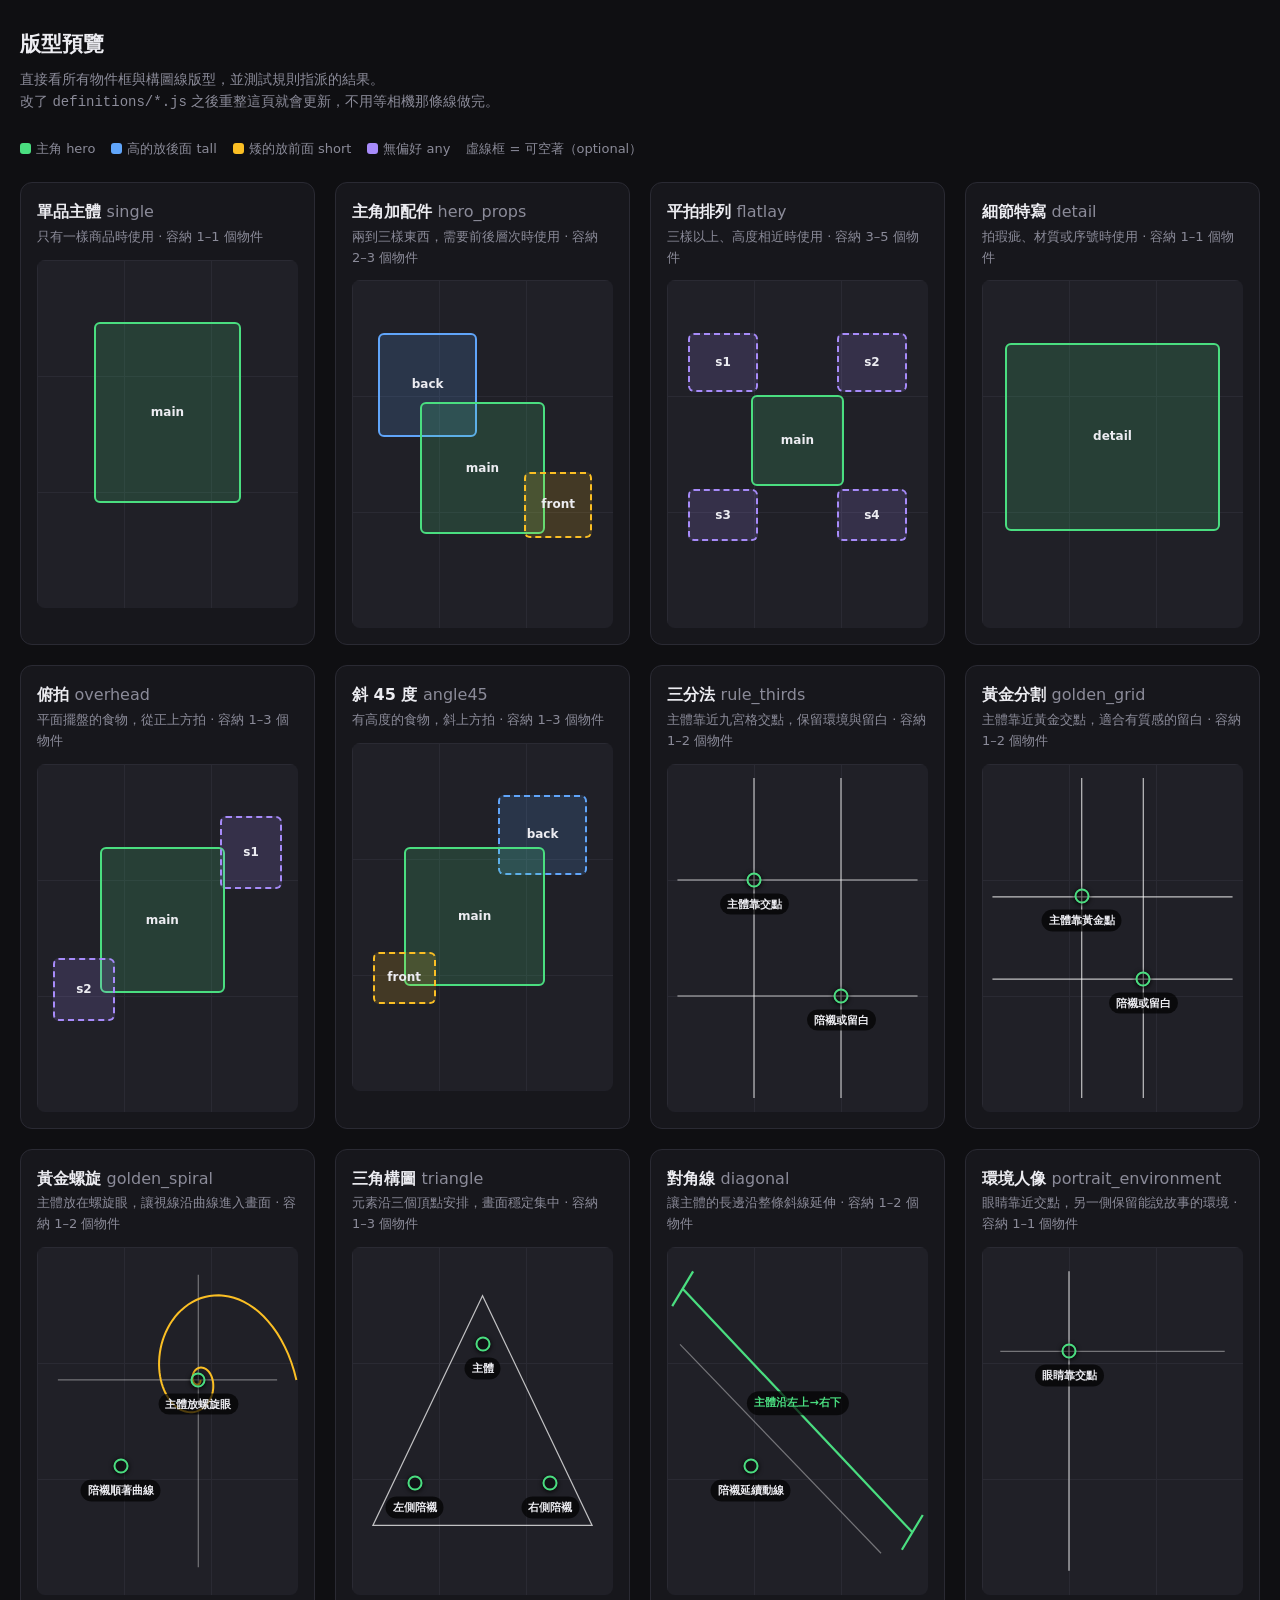
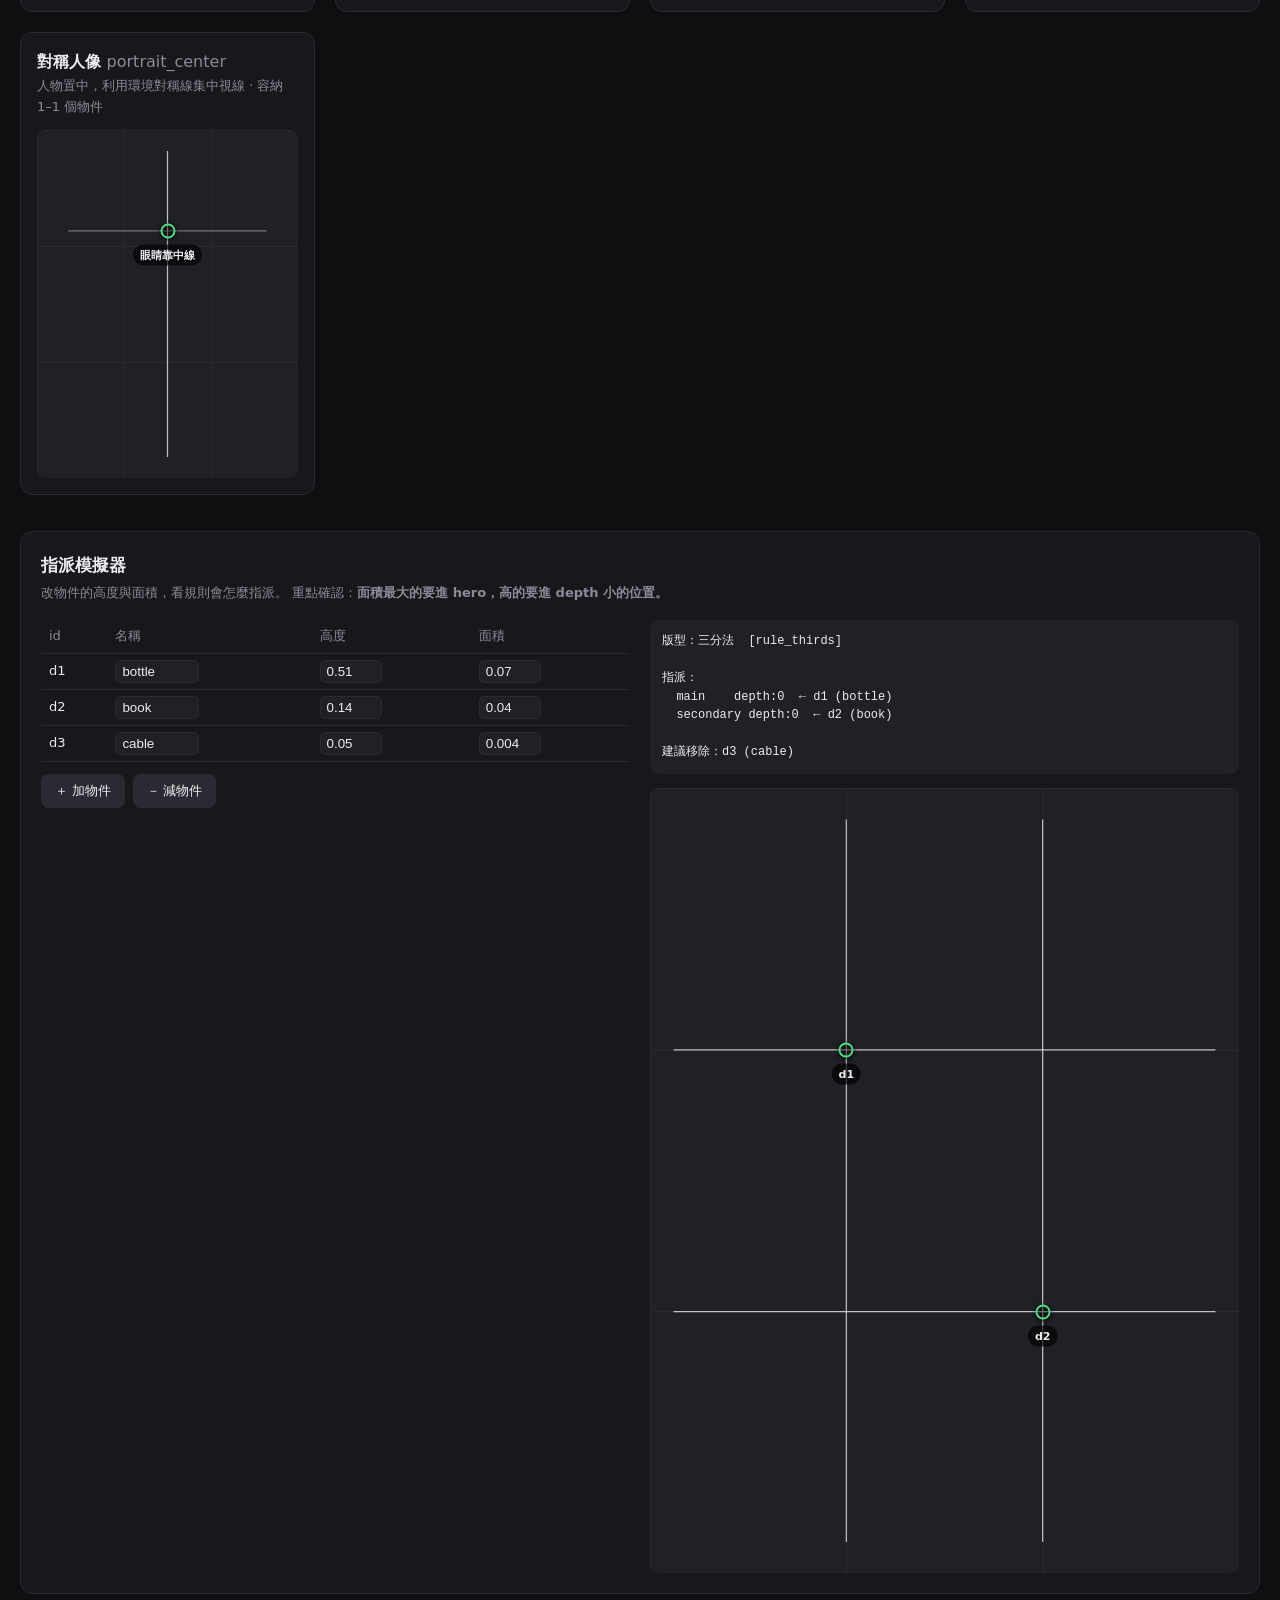
<file: web/layouts-preview.html>
<!DOCTYPE html>
<html lang="zh-Hant">
<head>
<meta charset="UTF-8">
<meta name="viewport" content="width=device-width, initial-scale=1.0">
<title>SnapFit — 版型預覽</title>
<style>
  :root {
    --bg: #0f0f12;
    --panel: #17171c;
    --line: #2a2a33;
    --text: #ececf1;
    --dim: #8b8b99;
    --hero: #4ade80;
    --tall: #60a5fa;
    --short: #fbbf24;
    --any: #a78bfa;
  }
  * { box-sizing: border-box; margin: 0; padding: 0; }
  body {
    background: var(--bg); color: var(--text);
    font: 15px/1.6 system-ui, -apple-system, "Noto Sans TC", sans-serif;
    padding: 28px 20px 80px;
  }
  h1 { font-size: 21px; margin-bottom: 6px; }
  .sub { color: var(--dim); font-size: 14px; margin-bottom: 26px; }

  .grid {
    display: grid; gap: 20px;
    grid-template-columns: repeat(auto-fill, minmax(280px, 1fr));
    margin-bottom: 36px;
  }
  .card {
    background: var(--panel); border: 1px solid var(--line);
    border-radius: 12px; padding: 16px;
  }
  .card h2 { font-size: 16px; margin-bottom: 2px; }
  .card .hint { color: var(--dim); font-size: 13px; margin-bottom: 12px; }

  .stage {
    position: relative; width: 100%; aspect-ratio: 3/4;
    background: #202027;
    background-image:
      linear-gradient(var(--line) 1px, transparent 1px),
      linear-gradient(90deg, var(--line) 1px, transparent 1px);
    background-size: 33.33% 33.33%;
    border-radius: 8px; overflow: hidden;
  }
  .slot {
    position: absolute; border: 2px solid; border-radius: 6px;
    display: flex; align-items: center; justify-content: center;
    font-size: 12px; text-align: center; padding: 4px;
    background: currentColor;
  }
  .slot span { color: var(--text); font-weight: 600; }
  .slot.hero  { color: color-mix(in srgb, var(--hero) 16%, transparent);
                border-color: var(--hero); }
  .slot.tall_or_large  { color: color-mix(in srgb, var(--tall) 16%, transparent);
                border-color: var(--tall); }
  .slot.short_or_small { color: color-mix(in srgb, var(--short) 16%, transparent);
                border-color: var(--short); }
  .slot.any   { color: color-mix(in srgb, var(--any) 16%, transparent);
                border-color: var(--any); }
  .slot.optional { border-style: dashed; }

  .guide-svg { position: absolute; inset: 0; width: 100%; height: 100%; }
  .guide-svg .line {
    fill: none; stroke: rgba(255,255,255,.72); stroke-width: 1.2;
    vector-effect: non-scaling-stroke;
  }
  .guide-svg .soft { stroke: rgba(255,255,255,.38); }
  .guide-svg .gold { stroke: var(--short); stroke-width: 2; }
  .guide-svg .axis { stroke: var(--hero); stroke-width: 2.2; }
  .guide-anchor {
    position: absolute; width: 15px; height: 15px;
    transform: translate(-50%, -50%);
    border: 2px solid var(--hero); border-radius: 50%;
    background: rgba(0,0,0,.45); box-shadow: 0 1px 5px #000;
  }
  .guide-anchor span {
    position: absolute; left: 50%; top: 19px;
    transform: translateX(-50%); white-space: nowrap;
    color: var(--text); font-size: 11px; font-weight: 600;
    background: rgba(0,0,0,.68); border-radius: 999px; padding: 2px 7px;
  }
  .guide-axis-label {
    position: absolute; transform: translate(-50%, -50%);
    color: var(--hero); font-size: 11px; font-weight: 600;
    white-space: nowrap; background: rgba(0,0,0,.68);
    border-radius: 999px; padding: 3px 8px;
  }

  .legend { display: flex; gap: 16px; flex-wrap: wrap;
            font-size: 13px; color: var(--dim); margin-bottom: 22px; }
  .legend i { display: inline-block; width: 11px; height: 11px;
              border-radius: 3px; margin-right: 5px; vertical-align: -1px; }

  .sim { background: var(--panel); border: 1px solid var(--line);
         border-radius: 12px; padding: 20px; }
  .sim h2 { font-size: 17px; margin-bottom: 4px; }
  .sim .hint { color: var(--dim); font-size: 13px; margin-bottom: 16px; }
  .sim-body { display: grid; gap: 20px; grid-template-columns: 1fr 1fr; }
  @media (max-width: 640px) { .sim-body { grid-template-columns: 1fr; } }

  table { width: 100%; border-collapse: collapse; font-size: 13px; }
  th, td { text-align: left; padding: 6px 8px; border-bottom: 1px solid var(--line); }
  th { color: var(--dim); font-weight: 500; }
  input[type=number] { width: 62px; background: #202027; color: var(--text);
    border: 1px solid var(--line); border-radius: 5px; padding: 3px 6px; }
  input[type=text] { width: 84px; background: #202027; color: var(--text);
    border: 1px solid var(--line); border-radius: 5px; padding: 3px 6px; }
  button { background: #2a2a33; color: var(--text); border: 1px solid var(--line);
    border-radius: 7px; padding: 7px 13px; cursor: pointer; font-size: 13px; }
  button:hover { background: #34343f; }
  .row-actions { display: flex; gap: 8px; margin: 12px 0 4px; }
  pre { background: #202027; border-radius: 8px; padding: 12px;
        font-size: 12px; overflow-x: auto; line-height: 1.55; }
  .removed { color: #f87171; }
  .warn { color: var(--short); font-size: 13px; margin-top: 10px; }
</style>
</head>
<body>

<h1>版型預覽</h1>
<p class="sub">
  直接看所有物件框與構圖線版型，並測試規則指派的結果。<br>
  改了 <code>definitions/*.js</code> 之後重整這頁就會更新，不用等相機那條線做完。
</p>

<div class="legend">
  <span><i style="background:var(--hero)"></i>主角 hero</span>
  <span><i style="background:var(--tall)"></i>高的放後面 tall</span>
  <span><i style="background:var(--short)"></i>矮的放前面 short</span>
  <span><i style="background:var(--any)"></i>無偏好 any</span>
  <span>虛線框 = 可空著（optional）</span>
</div>

<div class="grid" id="grid"></div>

<div class="sim">
  <h2>指派模擬器</h2>
  <p class="hint">
    改物件的高度與面積，看規則會怎麼指派。
    重點確認：<strong>面積最大的要進 hero，高的要進 depth 小的位置。</strong>
  </p>
  <div class="sim-body">
    <div>
      <table>
        <thead><tr><th>id</th><th>名稱</th><th>高度</th><th>面積</th></tr></thead>
        <tbody id="objs"></tbody>
      </table>
      <div class="row-actions">
        <button onclick="addObj()">＋ 加物件</button>
        <button onclick="delObj()">－ 減物件</button>
      </div>
    </div>
    <div>
      <pre id="out">—</pre>
      <div class="stage" id="simStage" style="margin-top:14px"></div>
    </div>
  </div>
</div>

<script type="module">
import { ALL, getLayout } from "./js/layouts/index.js";
import { planByRule } from "./js/layouts/assign.js";
import { validateLayout } from "./js/layouts/schema.js";

// ── 畫版型 ────────────────────────────────────────
const SVG_NS = "http://www.w3.org/2000/svg";

function addPath(svg, d, cls = "line") {
  const path = document.createElementNS(SVG_NS, "path");
  path.setAttribute("d", d);
  path.setAttribute("class", cls);
  svg.appendChild(path);
}

function drawComposition(stage, layout) {
  const type = layout.composition?.type;
  if (!type) return;

  const svg = document.createElementNS(SVG_NS, "svg");
  svg.setAttribute("viewBox", "0 0 100 100");
  svg.setAttribute("preserveAspectRatio", "none");
  svg.setAttribute("class", "guide-svg");

  if (type === "thirds" || type === "golden_grid") {
    const cuts = type === "thirds" ? [100 / 3, 200 / 3] : [38.2, 61.8];
    for (const v of cuts) {
      addPath(svg, `M ${v} 4 L ${v} 96`);
      addPath(svg, `M 4 ${v} L 96 ${v}`);
    }
  } else if (type === "triangle") {
    addPath(svg, "M 50 14 L 8 80 L 92 80 Z");
  } else if (type === "diagonal") {
    addPath(svg, "M 6 12 L 94 82", "line axis");
    addPath(svg, "M 2 17 L 10 7 M 90 87 L 98 77", "line axis");
    addPath(svg, "M 5 28 L 82 88", "line soft");
  } else if (type === "golden_spiral") {
    addPath(svg, "M 61.8 8 L 61.8 92", "line soft");
    addPath(svg, "M 8 38.2 L 92 38.2", "line soft");
    const phi = (1 + Math.sqrt(5)) / 2;
    const growth = Math.log(phi) / (Math.PI / 2);
    const points = [];
    for (let i = 0; i <= 180; i++) {
      const angle = Math.PI * 4 * i / 180;
      const radius = 0.8 * Math.exp(growth * angle);
      points.push([
        61.8 + Math.cos(angle) * radius,
        38.2 + Math.sin(angle) * radius,
      ]);
    }
    addPath(svg, points.map((p, i) =>
      `${i ? "L" : "M"} ${p[0].toFixed(2)} ${p[1].toFixed(2)}`
    ).join(" "), "line gold");
  } else if (type === "portrait_environment") {
    addPath(svg, `M ${100 / 3} 7 L ${100 / 3} 93`);
    addPath(svg, "M 7 30 L 93 30", "line soft");
  } else if (type === "portrait_center") {
    addPath(svg, "M 50 6 L 50 94");
    addPath(svg, "M 12 29 L 88 29", "line soft");
  }
  stage.appendChild(svg);
}

function drawSlots(stage, layout, assignMap = null) {
  stage.innerHTML = "";
  drawComposition(stage, layout);

  if (layout.guideOnly) {
    for (const s of layout.slots) {
      if (s.guide === "axis") {
        const label = document.createElement("div");
        label.className = "guide-axis-label";
        label.style.left = s.anchor[0] * 100 + "%";
        label.style.top = s.anchor[1] * 100 + "%";
        const who = assignMap ? assignMap[s.id] : null;
        label.textContent = who
          ? `${who}沿左上→右下`
          : "主體沿左上→右下";
        stage.appendChild(label);
        continue;
      }
      const el = document.createElement("div");
      el.className = "guide-anchor";
      el.style.left = s.anchor[0] * 100 + "%";
      el.style.top = s.anchor[1] * 100 + "%";
      const who = assignMap ? assignMap[s.id] : null;
      el.innerHTML = `<span>${who || s.label}</span>`;
      stage.appendChild(el);
    }
    return;
  }

  // depth 小的先畫，才會被後面的疊在上面
  const ordered = [...layout.slots].sort((a, b) => a.depth - b.depth);
  for (const s of ordered) {
    const [x1, y1, x2, y2] = s.box;
    const el = document.createElement("div");
    el.className = `slot ${s.prefer}` + (s.optional ? " optional" : "");
    el.style.left   = x1 * 100 + "%";
    el.style.top    = y1 * 100 + "%";
    el.style.width  = (x2 - x1) * 100 + "%";
    el.style.height = (y2 - y1) * 100 + "%";
    const who = assignMap ? assignMap[s.id] : null;
    el.innerHTML = `<span>${s.id}${who ? "<br>← " + who : ""}</span>`;
    stage.appendChild(el);
  }
}

const grid = document.getElementById("grid");
for (const layout of ALL) {
  const problems = validateLayout(layout);
  const card = document.createElement("div");
  card.className = "card";
  card.innerHTML = `
    <h2>${layout.name} <span style="color:var(--dim);font-weight:400">
      ${layout.id}</span></h2>
    <p class="hint">${layout.hint} · 容納 ${layout.minObjects}–${layout.maxObjects} 個物件</p>
    <div class="stage"></div>
    ${problems.length ? `<p class="warn">⚠ ${problems.join("<br>⚠ ")}</p>` : ""}
  `;
  grid.appendChild(card);
  drawSlots(card.querySelector(".stage"), layout);
}

// ── 模擬器 ────────────────────────────────────────
let objs = [
  { id: "d1", label: "bottle", h_ratio: 0.51, area: 0.07 },
  { id: "d2", label: "book",   h_ratio: 0.14, area: 0.04 },
  { id: "d3", label: "cable",  h_ratio: 0.05, area: 0.004 },
];

const tbody = document.getElementById("objs");
const out = document.getElementById("out");
const simStage = document.getElementById("simStage");

function render() {
  tbody.innerHTML = "";
  objs.forEach((o, i) => {
    const tr = document.createElement("tr");
    tr.innerHTML = `
      <td>${o.id}</td>
      <td><input type="text" value="${o.label}" data-i="${i}" data-k="label"></td>
      <td><input type="number" step="0.01" min="0" max="1"
                 value="${o.h_ratio}" data-i="${i}" data-k="h_ratio"></td>
      <td><input type="number" step="0.005" min="0" max="1"
                 value="${o.area}" data-i="${i}" data-k="area"></td>`;
    tbody.appendChild(tr);
  });
  tbody.oninput = (e) => {
    const { i, k } = e.target.dataset;
    objs[i][k] = k === "label" ? e.target.value : parseFloat(e.target.value) || 0;
    compute();
  };
  compute();
}

function compute() {
  const dets = objs.map((o) => ({ ...o, box: [0, 0, 0.1, 0.1] }));
  const plan = planByRule(dets, ALL);
  const layout = getLayout(plan.layout);

  const nameOf = (id) => {
    const o = objs.find((x) => x.id === id);
    return o ? `${id} (${o.label})` : id;
  };

  let txt = `版型：${layout.name}  [${plan.layout}]\n\n指派：\n`;
  for (const s of [...layout.slots].sort((a, b) => a.depth - b.depth)) {
    const v = plan.assign[s.id];
    txt += `  ${s.id.padEnd(7)} depth:${s.depth}  ← ${v ? nameOf(v) : "（空）"}\n`;
  }
  txt += `\n建議移除：${plan.remove.length
    ? plan.remove.map(nameOf).join(", ") : "無"}`;

  out.textContent = txt;
  drawSlots(simStage, layout, plan.assign);
}

window.addObj = () => {
  const n = objs.length + 1;
  objs.push({ id: "d" + n, label: "item", h_ratio: 0.2, area: 0.03 });
  render();
};
window.delObj = () => { if (objs.length > 1) { objs.pop(); render(); } };

render();
</script>
</body>
</html>
</file>
